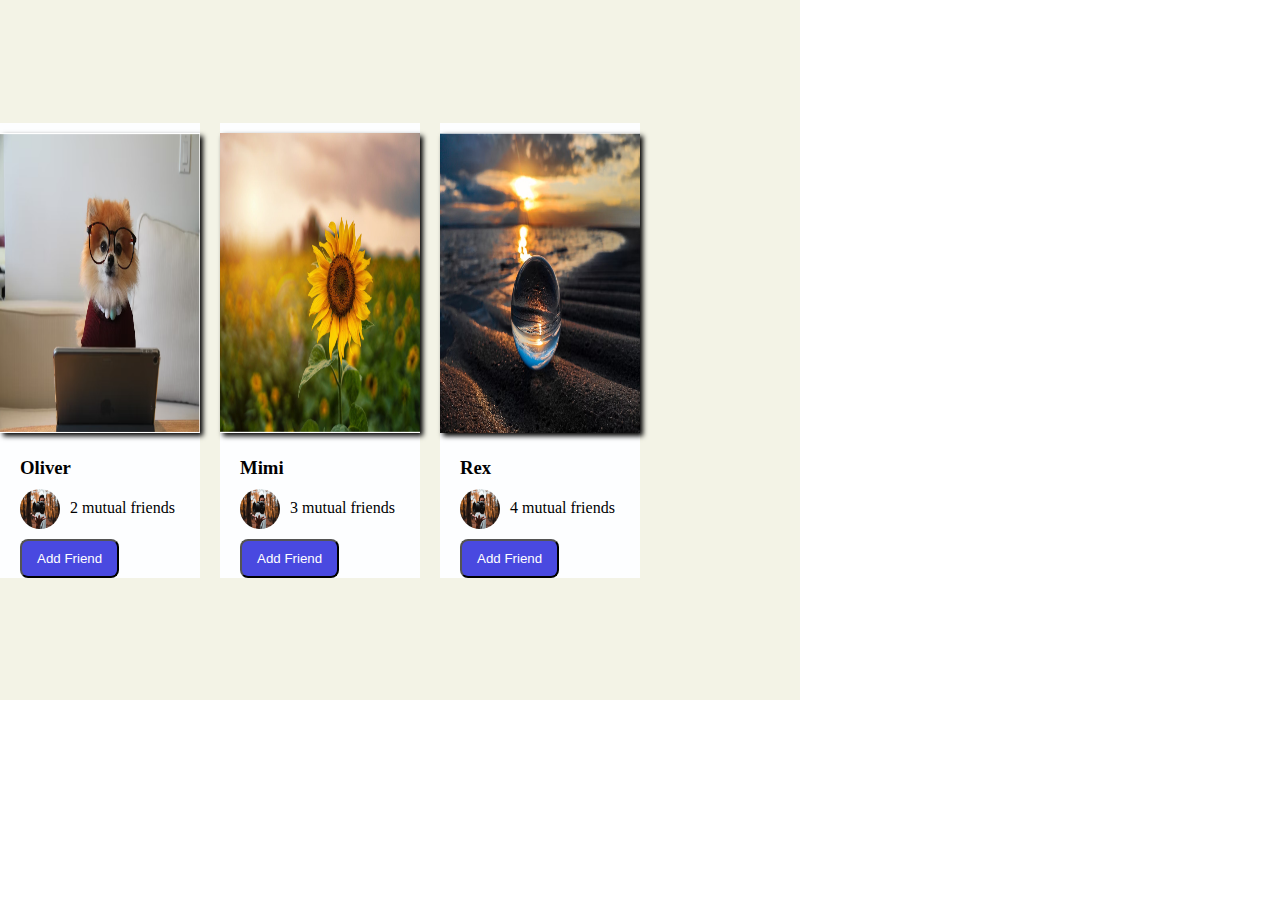
<file: Exercise-2/index.html>
<!DOCTYPE html>
<html lang="en">
<head>
    <meta charset="UTF-8">
    <meta name="viewport" content="width=device-width, initial-scale=1.0">
    <link rel="stylesheet" href="style.css">
    <title>Document</title>
</head>
<body>
    <section id="main-section">
        <div class="section1">
        <img src="Capture1.PNG" alt="profile" class="hero-img1">
        
        <h3 class="heading1">Oliver</h3>
   <div class="child1">
    <img src="Capture4.PNG" alt="profile" class="hero-img4">
   <p>2 mutual friends</p>
   </div>
   <button class="button1">Add Friend </button>
   

</div>
        <div class="section1">
            <img src="Capture2.PNG" alt="profile" class="hero-img2">
            <h3 class="heading1">Mimi</h3>
            <div class="child2">
                <img src="Capture4.PNG" alt="profile" class="hero-img2-4">
               <p>3 mutual friends</p>
               </div>
               <button>Add Friend </button>
               
        </div>
            <div class="section1">
                <img src="Capture3.PNG" alt="profile" class="hero-img3">
                <h3 class="heading1">Rex</h3>
                <div class="child3">
                    <img src="Capture4.PNG" alt="profile" class="hero-img2-4">
                   <p>4 mutual friends</p>
                   </div>
                   <button>Add Friend </button>
                   
            </div>
    </section>
    
</body>
</html>
</file>
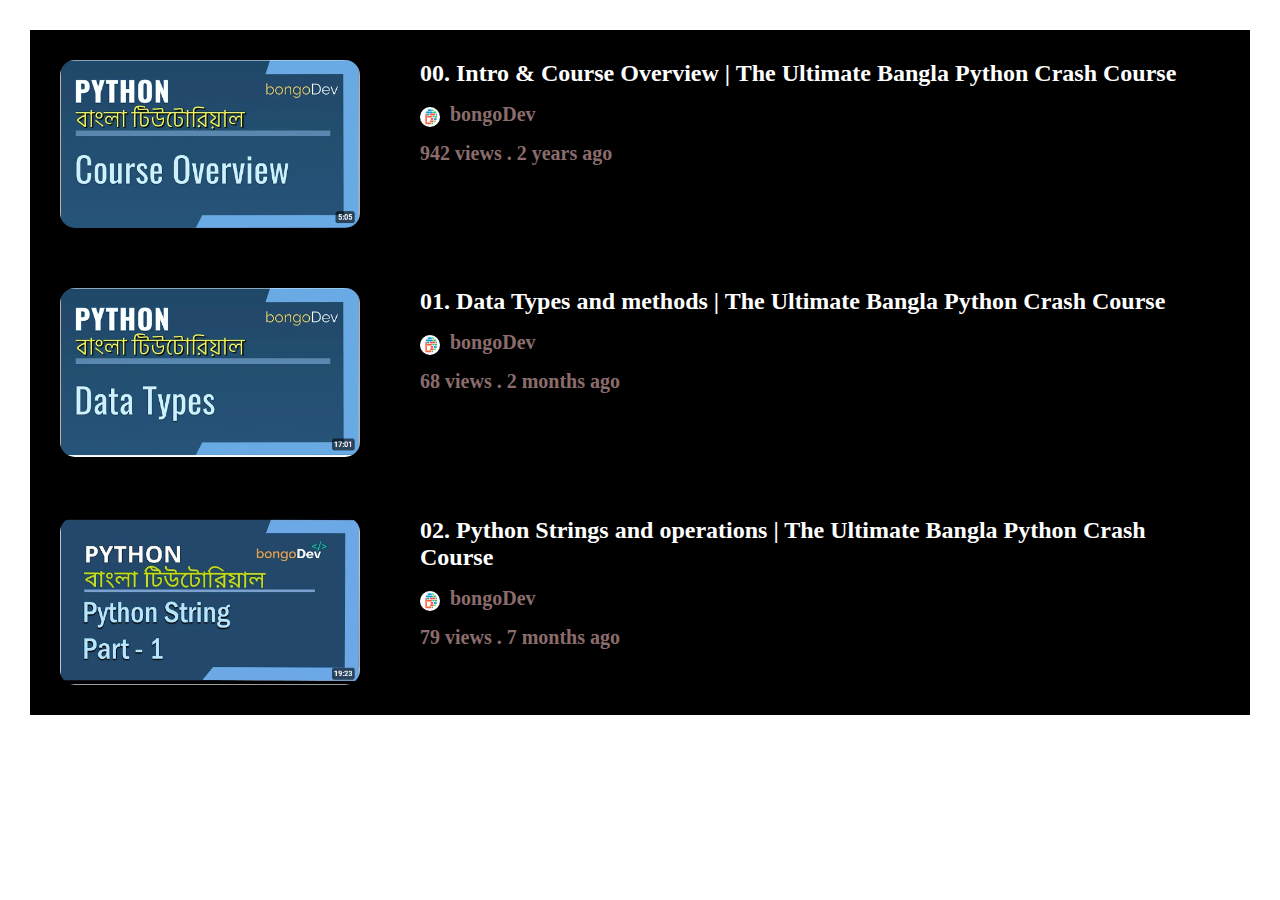
<file: Exercise-3/index.html>
<!DOCTYPE html>
<html lang="en">
<head>
    <meta charset="UTF-8">
    <meta name="viewport" content="width=device-width, initial-scale=1.0">
    <link rel="stylesheet" href="style.css">

    <title>Document</title>
</head>
<body>
    <section id="main-section">
        <div class="child3">
            <img src="pic3.PNG" alt="picture" class="img3"> 
         <div class="child3-3" >
            <h2 >00. Intro & Course Overview | The Ultimate Bangla Python Crash Course</h2>
           <div class="logo-class">
           <img src="pic5.PNG" alt="picture" class="img5">
            <p>bongoDev</p>
        </div >
            <p>942 views . 2 years ago</p>
        </div>
        </div>
     <div class="child3">
        <img src="pic2.PNG" alt="picture" class="img2">
        <div class="child3-3" >
            <h2 >01. Data Types and methods | The Ultimate Bangla Python Crash Course</h2>
           <div class="logo-class">
           <img src="pic5.PNG" alt="picture" class="img5">
            <p>bongoDev</p>
        </div >
            <p>68 views . 2 months ago</p>
        </div>
    </div>
     
     <div class="child3">
        <img src="pic1.PNG" alt="picture" class="img1">
        <div class="child3-3" >
            <h2 >02. Python Strings and operations | The Ultimate Bangla Python Crash Course</h2>
           <div class="logo-class">
           <img src="pic5.PNG" alt="picture" class="img5">
            <p>bongoDev</p>
        </div >
            <p>79 views . 7 months ago</p>
        </div>
       </div>
     
    </section>
    
</body>
</html>
</file>
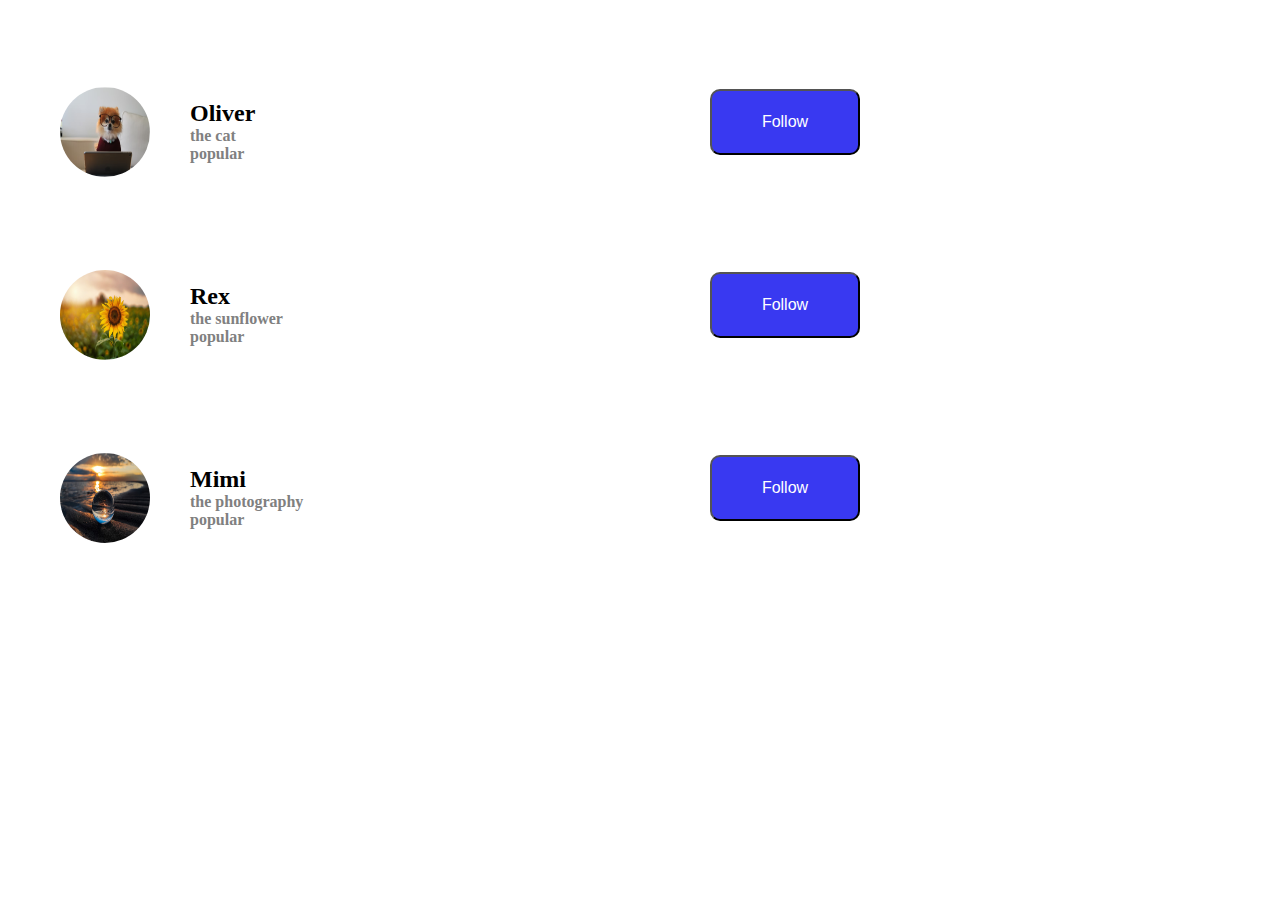
<file: Exercise-4/index.html>
<!DOCTYPE html>
<html lang="en">
<head>
    <meta charset="UTF-8">
    <meta name="viewport" content="width=device-width, initial-scale=1.0">
    <link rel="stylesheet" href="style.css">
    <title>Document</title>
</head>
<body>
    <section id="main-section">
     <div class="child1">
     <img src="Capture1.PNG" alt="picture" class="img1">
    <div class="child1-1">
     <h2>Oliver</h2>
     <p>the cat<br>popular
     </p>
    </div>
    </div>
     <div>
        <button>Follow</button>
     </div>
    </section>
     <section id="main-section">
     <div class="child1">
        <img src="Capture2.PNG" alt="picture" class="img1">
        <div class="child1-1">
            <h2>Rex</h2>
            <p>the sunflower<br>popular
            </p>
           </div>
    </div>
        <div>
           <button>Follow</button>
        </div>
    </section>
    <section id="main-section">
        <div class="child1">
            <img src="Capture3.PNG" alt="picture" class="img1">
            <div class="child1-1">
                <h2>Mimi</h2>
                <p>the photography<br>popular
                </p>
               </div>
        </div>
            <div>
               <button>Follow</button>
            </div>
    </section>
</body>
</html>
</file>
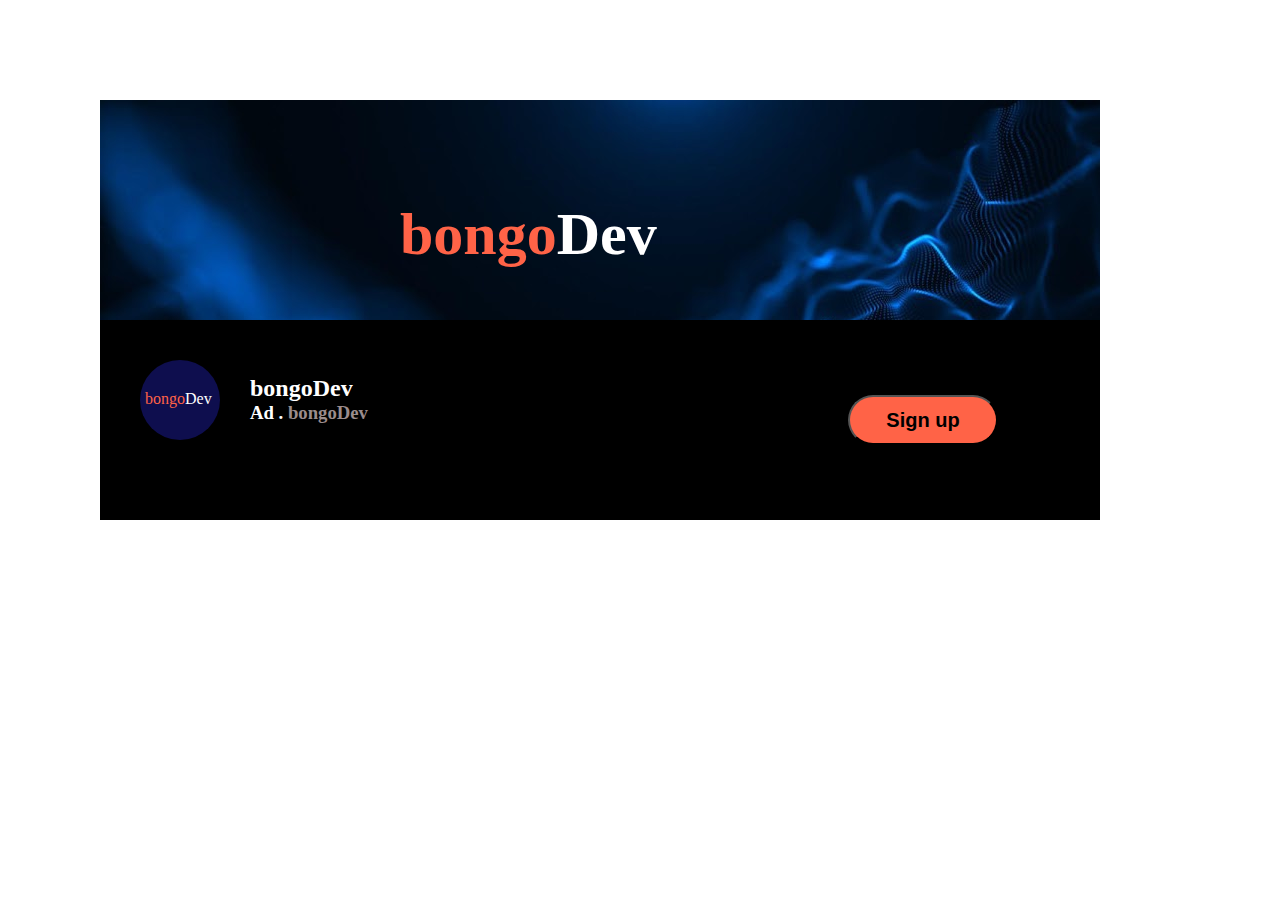
<file: Exercise-5/index.html>
<!DOCTYPE html>
<html lang="en">
<head>
  <meta charset="UTF-8">
  <meta name="viewport" content="width=device-width, initial-scale=1.0">
  <link rel="stylesheet" href="style.css">
  <title>Document</title>
</head>
<body>
  <section id="main-section">
    
  <div class="child1"> 
    <div class="logo-text">
    <span style="color:tomato">bongo</span>Dev 
  </div>
</div>
  <div class="child2">
<div class="child2-2">
  
 <div class="logo-pic">
  <span style="color:tomato">bongo</span>Dev 
 </div>
 <div class="texts">
 <h2>bongoDev</h2>
 <h3><strong>Ad . </strong> <span style="color :rgb(155, 140, 140)">bongoDev</span></h3>
 
</div> 
<button>Sign up</button>
</div>



</div>
  
  
</section>

  
  
</body>
</html>
</file>
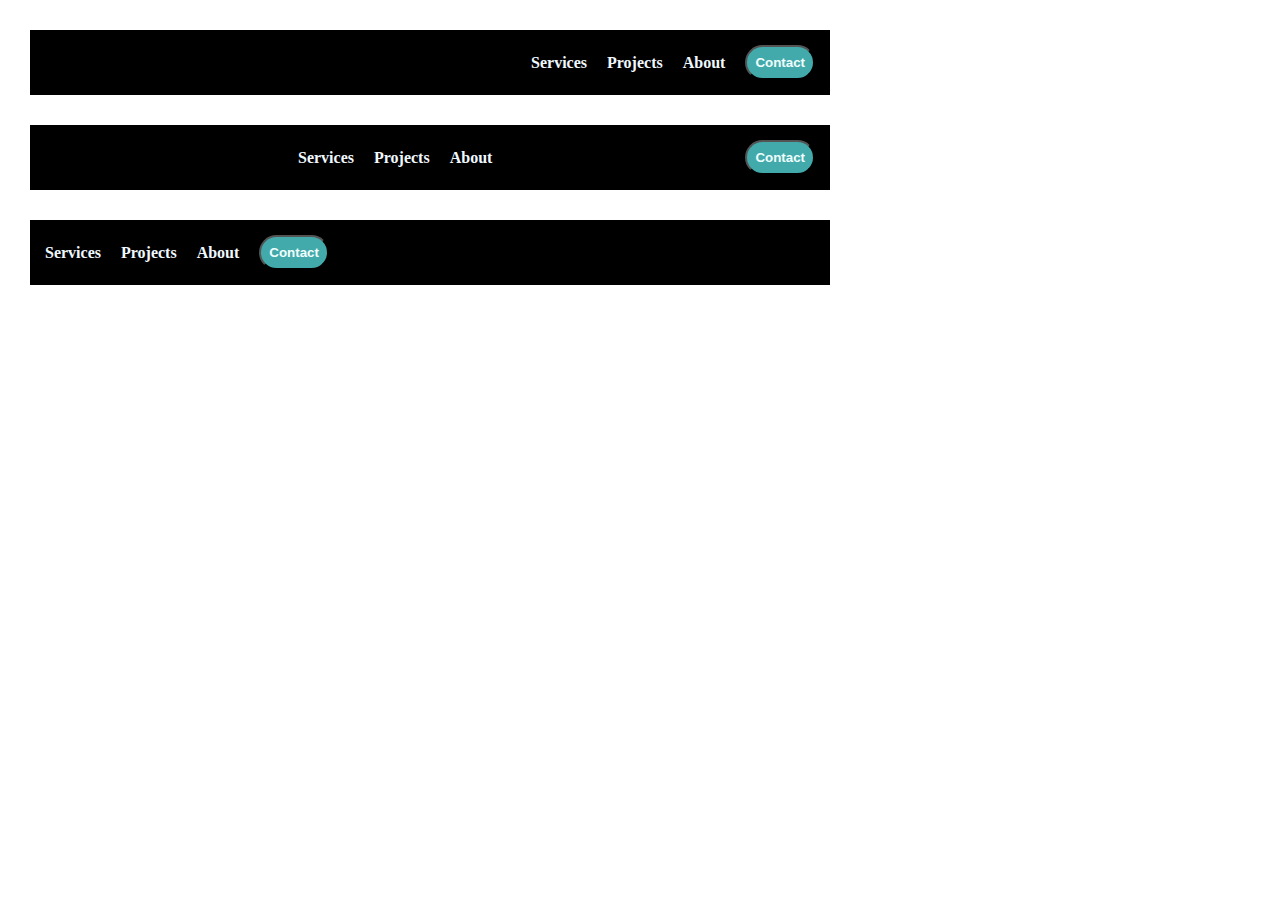
<file: Nav_Bar1/index.html>
<!DOCTYPE html>
<html lang="en">
<head>
    <meta charset="UTF-8">
    <meta name="viewport" content="width=device-width, initial-scale=1.0">
    <link rel="stylesheet" href="style.css"> 
    <title>Document</title>
</head>
<body>
    <div class="nav-bar1">
        <h3></h3>
        <div class="container1"> 
            
            <ul class="child-container1" >
                <li><a href="" target="_blank">Services</a></li>
                <li><a href="" target="_blank">Projects</a></li>
                <li><a href="" target="_blank">About</a></li>
                <li><button>Contact</button></li>
                </ul>
            
        </div> 
        </div>

    <div class="nav-bar2">
        <h3></h3>
        <div class="container2"> 
            
            <ul class="child-container2" >
                <li><a href="" target="_blank">Services</a></li>
                <li><a href="" target="_blank">Projects</a></li>
                <li><a href="" target="_blank">About</a></li>
                
                </ul>
            
        </div>
        <div class="child-child-container2">
            <button>Contact</button>
        </div> 
        </div>

    <div class="nav-bar3">
        <ul class="child-container3" >
            <li><a href="" target="_blank">Services</a></li>
            <li><a href="" target="_blank">Projects</a></li>
            <li><a href="" target="_blank">About</a></li>
            <li><button>Contact</button></li>
            </ul>
        <div class="container3"> 
            <h3></h3>
            
            
        </div> 
        
        
    </div>
</body>
</html>
</file>
<file: Exercise-2/style.css>
*{
    margin: 0;
    padding: 0;
    box-sizing: border-box;
}
#main-section{
    display: flex;
    align-items: center;
    gap: 20px;
    width: 800px;
    height: 700px;
    background-color: rgb(243, 243, 230);
    /* justify-content: space-around; */
}
.hero-img1{
  width: 200px;
  height: 300px;
 margin-top: 10px;
  box-shadow: 3px 3px 5px ;
}
.hero-img2{
    width: 200px;
  height: 300px;
  margin-top: 10px;
  box-shadow: 3px 3px 5px ;
}
.hero-img3{
    width: 200px;
  height: 300px;
  margin-top: 10px;
  box-shadow: 3px 3px 5px ;
}
.heading1{
    margin-left: 20px;
    margin-top: 20px;
    font-weight: bold;
    /* background-color: white; */
}

 /* .heading2{
    margin-left: 20px;
    margin-top: 20px;
    font-weight: bold;
    background-color: white;
}
.heading3{
    margin-left: 20px;
    margin-top: 20px;
    font-weight: bold;
    background-color: white;
}  */
.child1{
    display: flex;
    gap: 10px;
    
    
}
    
.hero-img4{
    width: 40px;
    height: 40px;
    margin-top: 10px ;
    margin-left: 20px;
   border-radius: 100px;
   /* background-color: white; */
}
p{
    margin-top: 20px ;
    /* background-color: white; */
}
.button1{
    background-color: rgb(73, 73, 224);
    color: white;
    margin-left: 20px;
    margin-top: 10px ;
    padding: 10px 15px;
    border-radius: 8px;
   
}
.child2{
    display: flex;
    gap: 10px;
}
.child3{
    display: flex;
    gap: 10px;
}
button{
    background-color: rgb(73, 73, 224);
    color: white;
    margin-left: 20px;
    margin-top: 10px ;
    padding: 10px 15px;
    border-radius: 8px;
    
}
.hero-img2-4{
    width: 40px;
    height: 40px;
    margin-left: 20px;
    margin-top: 10px ;
    /* background-color: white; */
   border-radius: 100px;
}
.section1{
    background-color: rgb(253, 254, 255);
    /* height: 200px; */
}
</file>
<file: Exercise-3/style.css>
*{
    margin: 0;
    padding: 0;
    box-sizing: border-box;
}
#main-section{
     display: flex;
     flex-direction: column;
     background-color: black;
     width: 800;
     margin:30px ;
     
}
.img1{
    width: 300px;
    border-radius: 15px;
    margin:30px ;
    

}
.img2{
    width: 300px;
    border-radius: 15px;
    margin:30px ;
}
.img3{
    width: 300px;
    border-radius: 15px;
    margin:30px ;
}

.child3{
    display: flex; 
    flex-direction: row;
}
.child3-3{
    margin: 30px;
    color: white;
    font-weight: bold;
}
p{
    font-weight: bold;
    padding-top: 15px;
    font-size: 20px;
    color: rgb(139, 108, 108);
}
.logo-class{
    display: flex;
    align-items: center;

}
.img5{
    background-color: black;
    border-radius: 30px;
    width: 20px;
    height: 20px;
    margin-top: 20px;
    margin-right: 10px;
}
</file>
<file: Exercise-4/style.css>
*{
    margin: 0;
    padding: 0;
    box-sizing: border-box;
}
#main-section{
  display: flex;
  
  align-items: center;
  justify-content: space-between;
  width: 800px;
  margin: 60px;
}

.img1{
    width: 90px;
    height: 90px;
    border-radius: 45px;
}
.child1{
    display: flex;
    gap: 20px;
    margin-top: 20px;
    align-items: center;

}
.child1-1{
    display: flex;
    flex-direction: column;
    padding: 20px;

}
p{
    color: gray;
    font-weight: bold;
}
button{
    background-color: rgb(57, 57, 241);
    color: white;
    padding: 22px;
    border-radius: 10px;
    width: 150px;
    /* font-weight: bold; */
    font-size: medium;
}
</file>
<file: Exercise-5/style.css>
*{
    margin: 0;
    padding: 0;
    box-sizing: border-box;
}
 
#main-section{
    
    width: 1000px;
    height: 450px;
    margin: 100px;
    border-radius: 40px;
    
    
}
.child1{
    background-image: url(Image1.jpeg);
    color: white;
    height:220px;
    font-size: 60px;
    font-weight: bold;
}
.logo-text{
   /* align-items: center; */
   padding: 100px 300px;
}
/* .child2{
    display: flex;
    justify-content: space-around;
} */
.child2-2{
    background-color: black;
    height: 200px;
    padding: 40px;
    color: white;
    display: flex;
    gap: 15px;
    
}
.logo-pic{
    border-radius: 60px;
    color: white;
     padding: 30px 5px;
     width: 80px;
     height: 80px;
     
     background-color: rgb(14, 14, 78); 
}
.texts{
    padding: 15px;
}
button{
    margin-left: 450px;
    margin-top: 35px;
    width: 150px;
    height: 50px;
    border-radius: 30px;
    background-color: tomato;
    border-color: black;
    font-size: 20px;
    font-weight: bolder;
}
</file>
<file: Nav_Bar1/style.css>
*{
    margin: 0;
    padding: 0;
    box-sizing: border-box;
}
 
.nav-bar1{
    width: 800px;
    margin: 30px;
    display: flex;
    align-items: center;
    background-color: black;
    padding: 15px;
    color: aliceblue;
    justify-content: space-between;
}  
.child-container1{
    display: flex;
    justify-content: space-between;
    align-items: center;
    font-weight: bold;
    gap: 20px;
}
.nav-bar2{
    width: 800px;
    margin: 30px;
    display: flex;
    align-items: center;
    background-color: black;
    padding: 15px;
    color: aliceblue;
    justify-content: space-between;
}  
.child-container2{
    display: flex;
    justify-content: space-between;
    margin
    align-items: center;
    font-weight: bold;
    gap: 20px;
}
.nav-bar3{
    width: 800px;
    margin: 30px;
    display: flex;
    align-items: center;
    background-color: black;
    padding: 15px;
    color: aliceblue;
    justify-content: space-between;
}  
.child-container3{
    display: flex;
    justify-content: space-between;
    align-items: center;
    font-weight: bold;
    gap: 20px;
}
button{
    background-color: rgb(66, 170, 170);
    border-radius: 25px;
    padding: 8px;
    color: azure;
    font-weight: bold;

}
ul{
    list-style: none;
}
a{
    text-decoration: none;
    color: aliceblue;
}
.child-child-container2{
    display: flex;
    align-items: center;
    justify-content: space-between;
}
</file>
